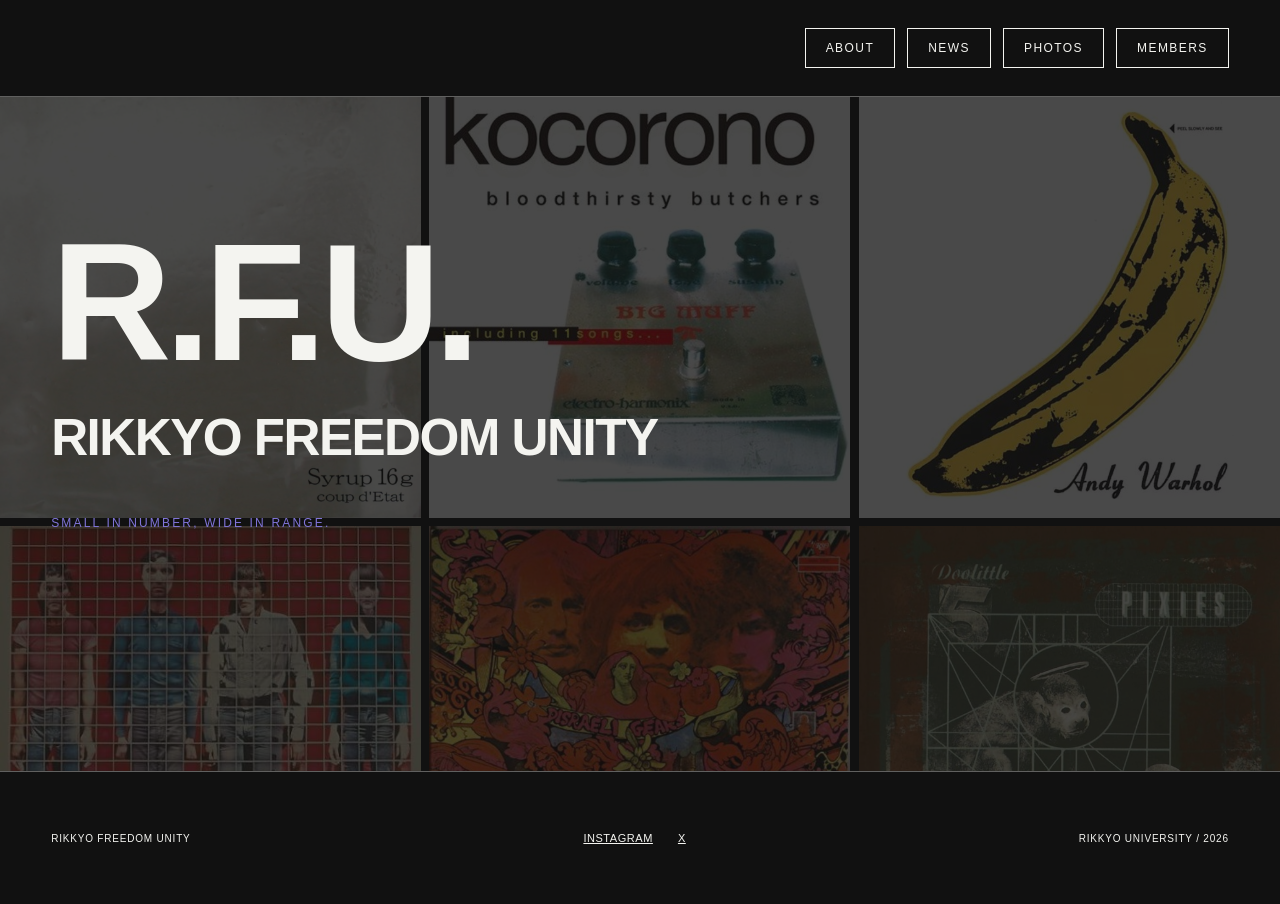
<file: index.html>
<!DOCTYPE html>
<html lang="ja">
<head>
  <meta charset="UTF-8">
  <meta name="viewport" content="width=device-width, initial-scale=1.0">
  <title>RIKKYO FREEDOM UNITY</title>
  <link rel="stylesheet" href="style.css">
</head>


<body>
  
<script>
  const menuToggle = document.querySelector(".menu-toggle");
  const mainNav = document.querySelector(".main-nav");

  menuToggle.addEventListener("click", () => {
    const isOpen = mainNav.classList.toggle("is-open");
    menuToggle.setAttribute("aria-expanded", isOpen);
    menuToggle.textContent = isOpen ? "✕" : "☰";
  });
</script>
  
<header class="site-header">
  <div class="header-right">
    <button class="menu-toggle" aria-label="メニューを開く" aria-expanded="false">
      ☰
    </button>

    <nav class="main-nav">
      <a href="about.html">ABOUT</a>
      <a href="live.html">NEWS</a>
      <a href="photos.html">PHOTOS</a>
      <a href="member.html">MEMBERS</a>
      
    </nav>
  </div>
</header>

  <main>

<section class="hero">

  

<div class="album-background">
  <div class="album-column"></div>
  <div class="album-column"></div>
  <div class="album-column"></div>
</div>
  
  <h1>R.F.U.</h1>

  <h2>RIKKYO FREEDOM UNITY</h2>

  <p class="hero-text">
    SMALL IN NUMBER, WIDE IN RANGE.
  </p>

</section>
    
  </main>

  <footer>
  <p>RIKKYO FREEDOM UNITY</p>

  <div class="footer-links">
    <a href="https://www.instagram.com/rfu_2026_/" target="_blank">INSTAGRAM</a>
    <a href="https://x.com/rfu_2026" target="_blank">X</a>
  </div>

  <p>RIKKYO UNIVERSITY / 2026</p>
</footer>

<script>
  document.addEventListener("DOMContentLoaded", function () {
    const menuToggle = document.querySelector(".menu-toggle");
    const mainNav = document.querySelector(".main-nav");

    if (!menuToggle || !mainNav) return;

    menuToggle.addEventListener("click", function () {
      const isOpen = mainNav.classList.toggle("is-open");
      menuToggle.setAttribute("aria-expanded", String(isOpen));
      menuToggle.textContent = isOpen ? "✕" : "☰";
    });
  });
</script>
 <script>
  const albumColumns = [
    Array.from({ length: 10 }, (_, i) => `${i + 1}.jpeg`),
    Array.from({ length: 10 }, (_, i) => `${i + 11}.jpeg`),
    Array.from({ length: 10 }, (_, i) => `${i + 21}.jpeg`)
  ];

  document.querySelectorAll(".album-column").forEach((column, index) => {
    const track = document.createElement("div");
    track.className = "album-track";

    const images = [...albumColumns[index], ...albumColumns[index]];

    images.forEach((src) => {
      const img = document.createElement("img");
      img.src = src;
      img.alt = "";
      img.loading = "lazy";
      track.appendChild(img);
    });

    column.appendChild(track);
  });
</script>
</body>
</html>
</body>
</html>
</file>
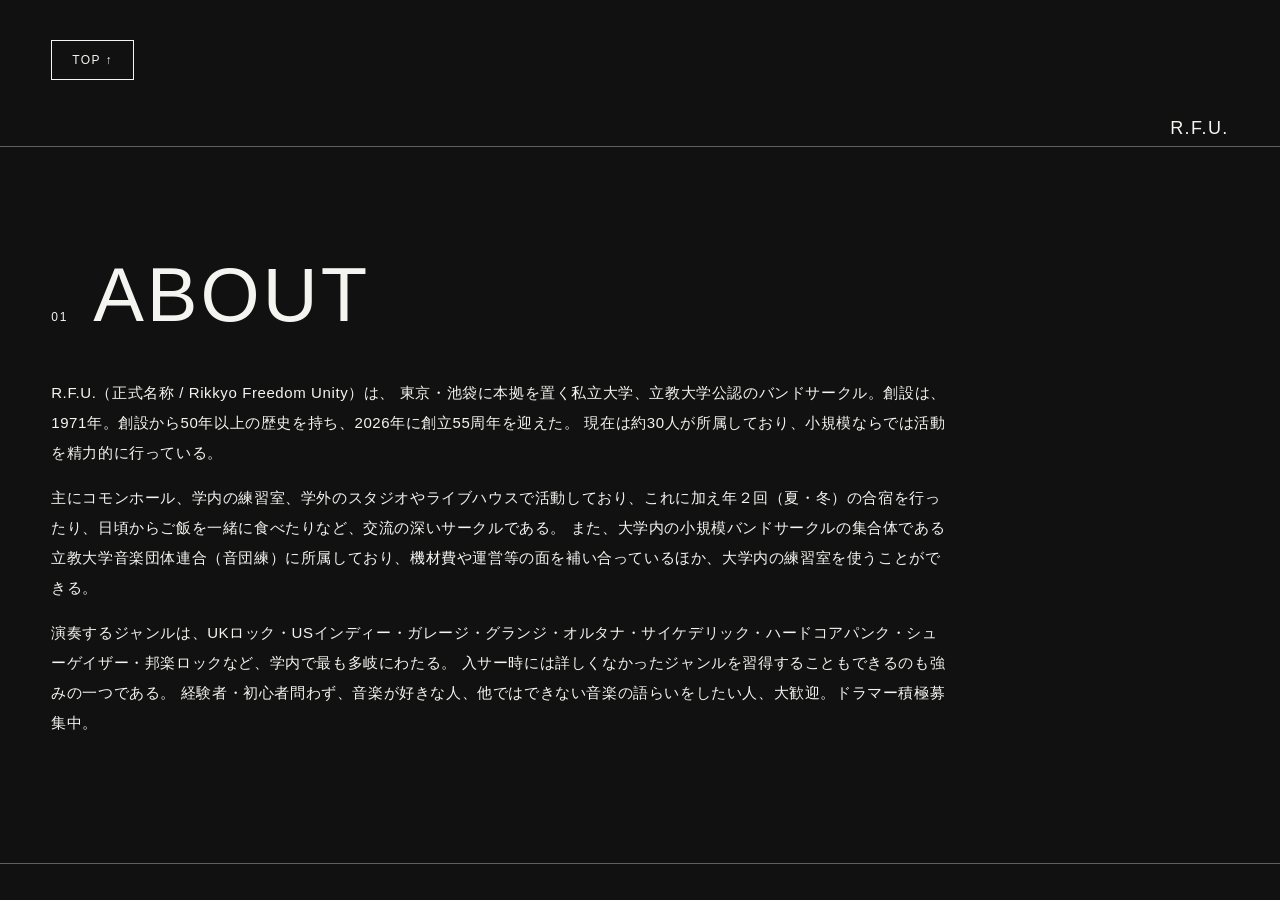
<file: about.html>
<!DOCTYPE html>
<html lang="ja">
<head>
  <meta charset="UTF-8">
  <meta name="viewport" content="width=device-width, initial-scale=1.0">
  <title>ABOUT | RIKKYO FREEDOM UNITY</title>
  <link rel="stylesheet" href="style.css">
</head>

<body>
<a class="top-button" href="index.html">TOP ↑</a>
  <header class="site-header">
    <div class="rfu-mark">R.F.U.</div>
  </header>

  <main class="content-section normal-font">
    <div class="section-title">
      <span>01</span>
      <h3>ABOUT</h3>
    </div>

    <p>
  R.F.U.（正式名称 / Rikkyo Freedom Unity）は、
  東京・池袋に本拠を置く私立大学、立教大学公認のバンドサークル。創設は、1971年。創設から50年以上の歴史を持ち、2026年に創立55周年を迎えた。
  現在は約30人が所属しており、小規模ならでは活動を精力的に行っている。
</p>

<p>
  主にコモンホール、学内の練習室、学外のスタジオやライブハウスで活動しており、これに加え年２回（夏・冬）の合宿を行ったり、日頃からご飯を一緒に食べたりなど、交流の深いサークルである。
  また、大学内の小規模バンドサークルの集合体である立教大学音楽団体連合（音団練）に所属しており、機材費や運営等の面を補い合っているほか、大学内の練習室を使うことができる。
</p>

<p>
  演奏するジャンルは、UKロック・USインディー・ガレージ・グランジ・オルタナ・サイケデリック・ハードコアパンク・シューゲイザー・邦楽ロックなど、学内で最も多岐にわたる。
  入サー時には詳しくなかったジャンルを習得することもできるのも強みの一つである。
  経験者・初心者問わず、音楽が好きな人、他ではできない音楽の語らいをしたい人、大歓迎。ドラマー積極募集中。
</p>
  </main>

</body>
</html>
</file>
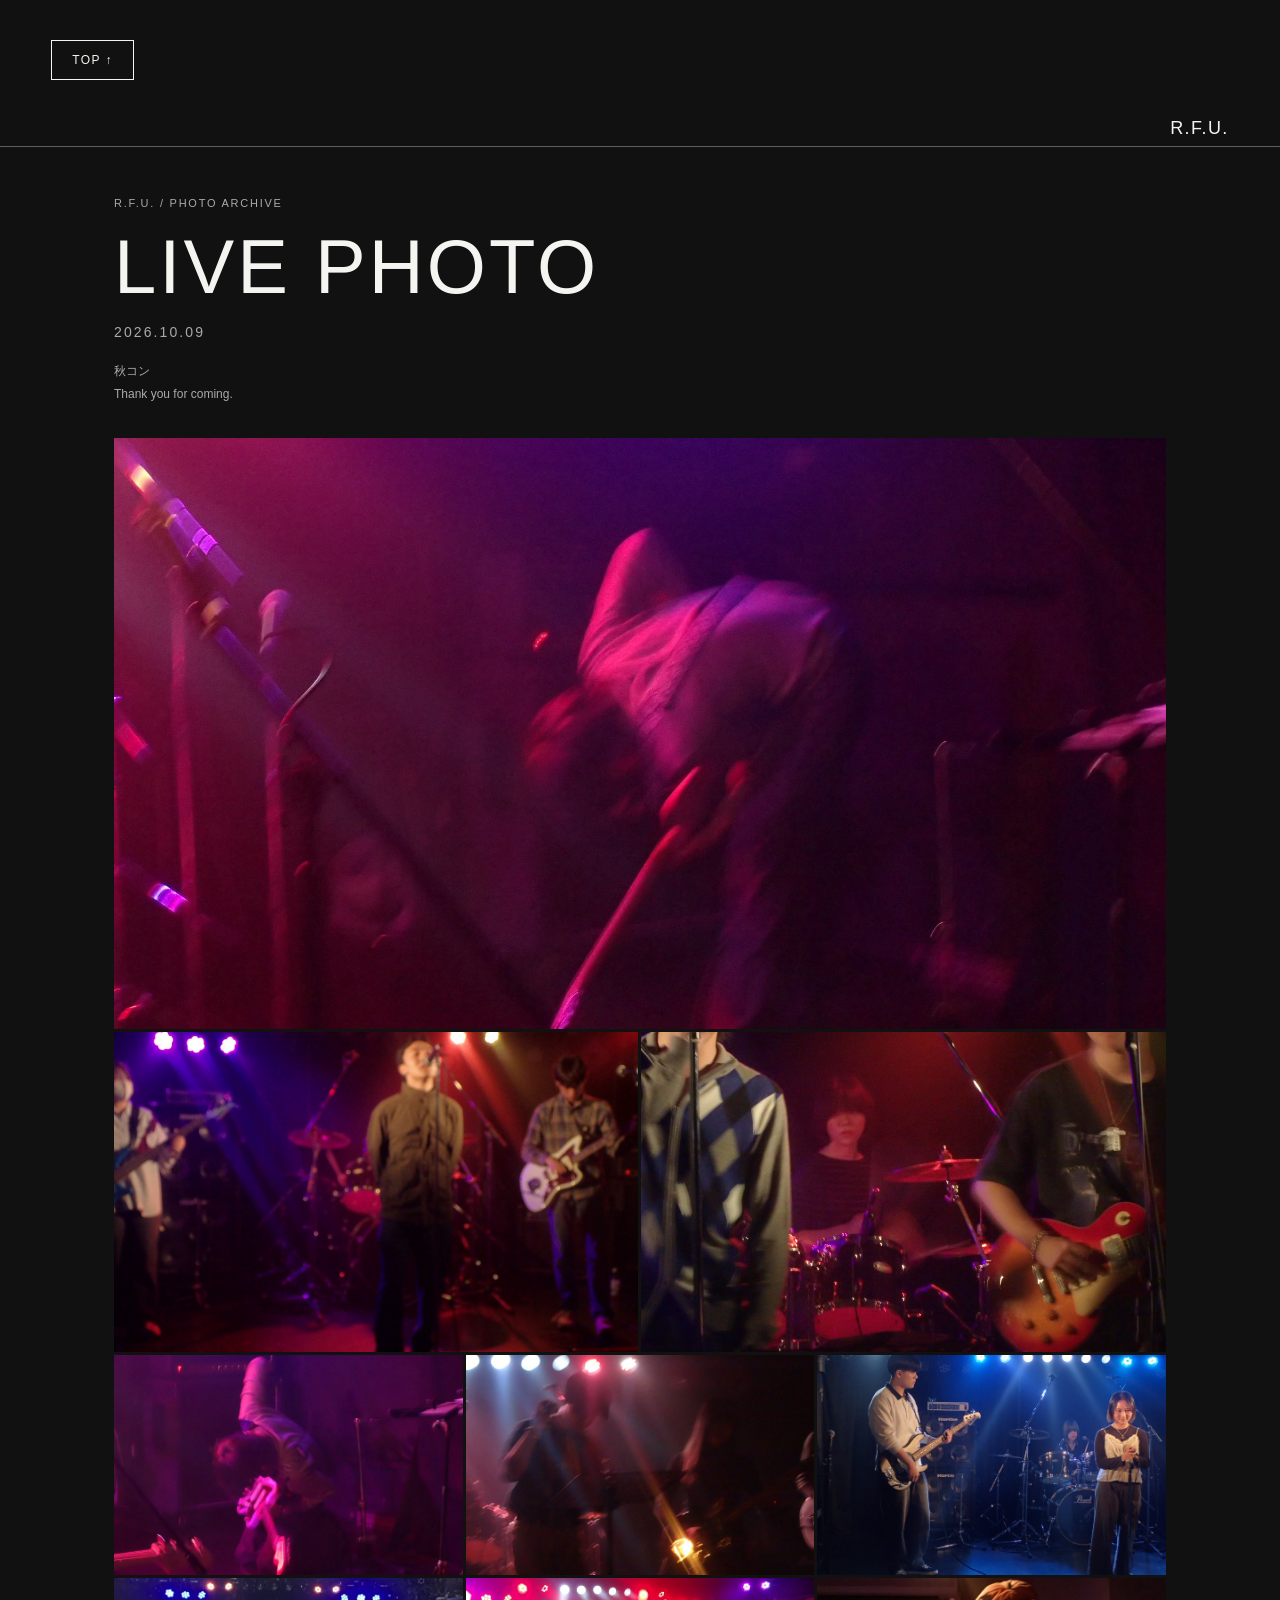
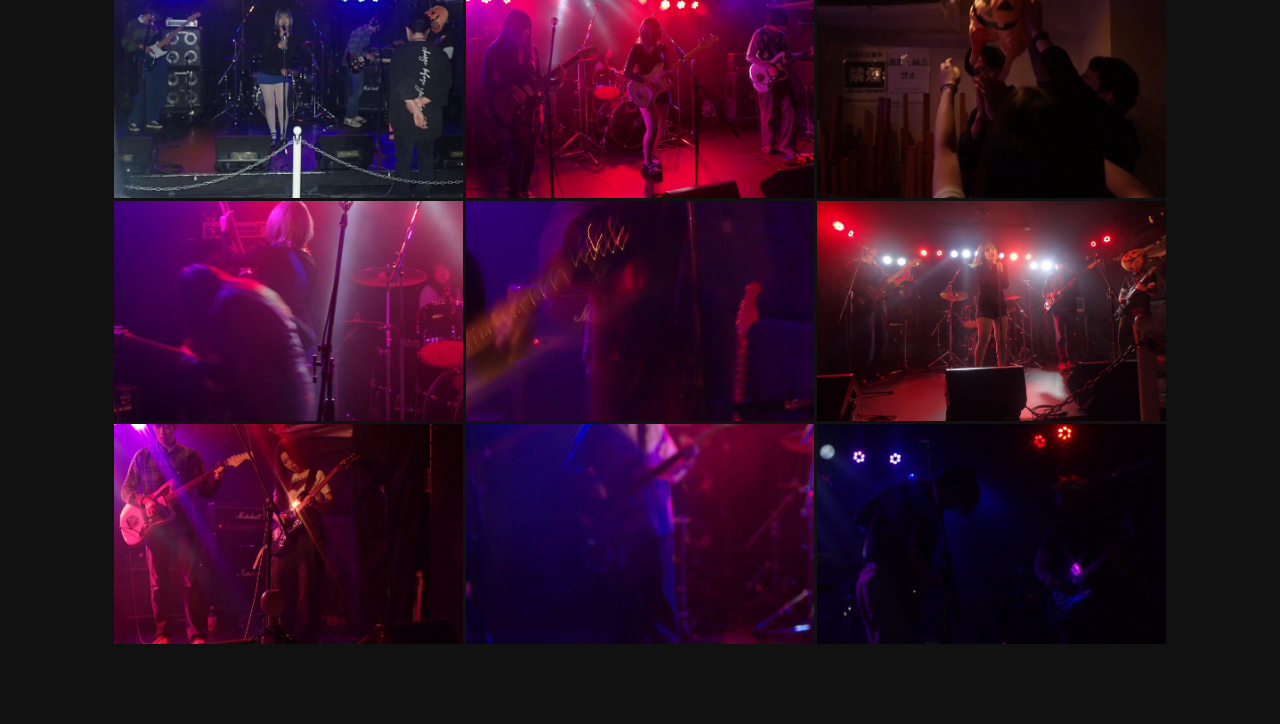
<file: autumn.html>
<!DOCTYPE html>
<html lang="ja">
<head>
  <meta charset="UTF-8">
  <meta name="viewport" content="width=device-width, initial-scale=1.0">
  <title>PHOTOS | RIKKYO FREEDOM UNITY</title>
  <link rel="stylesheet" href="style.css">
  <style>
    .photo-archive {
      max-width: 1100px;
      margin: auto;
      padding: 50px 24px 80px;
      color: #f4f4f0;
      font-family: Arial, Helvetica, sans-serif;
    }
    .photo-heading { margin-bottom: 32px; }
    .photo-eyebrow {
      color: #aaa;
      font-size: 11px;
      letter-spacing: .16em;
      margin-bottom: 14px;
    }
    .photo-heading h1 {
      font-size: clamp(40px, 7vw, 76px);
      font-weight: 500;
      margin: 0;
    }
    .photo-date {
      margin-top: 14px;
      font-size: 14px;
      letter-spacing: .15em;
      color: #aaa;
    }
    .photo-intro {
      color: #aaa;
      font-size: 12px;
      line-height: 1.9;
      margin-top: 20px;
    }
    .photo-list {
      display: flex;
      flex-direction: column;
      gap: 36px;
    }
    .photo-item { margin: 0; width: 100%; }
    .photo-item img {
      display: block;
      width: 100%;
      height: auto;
    }
    .photo-item figcaption {
      display: flex;
      justify-content: space-between;
      padding-top: 8px;
      color: #aaa;
      font-size: 10px;
      letter-spacing: .1em;
    }
    @media (max-width: 600px) {
      .photo-archive { padding: 36px 14px 55px; }
      .photo-list { gap: 26px; }
    }
    /* UNIFORM PHOTO GRID */
.photo-list {
  display: grid;
  grid-template-columns: repeat(3, minmax(0, 1fr));
  gap: 3px;
  width: 100%;
}

.photo-item {
  width: 100%;
  margin: 0;
  min-width: 0;
  overflow: hidden;
}

.photo-item img {
  display: block;
  width: 100%;
  height: 260px;
  object-fit: cover;
  object-position: center;
}

.photo-item figcaption {
  display: none;
}

@media (max-width: 600px) {
  .photo-list {
    grid-template-columns: repeat(2, minmax(0, 1fr));
    gap: 2px;
  }

  .photo-item img {
    height: 180px;
  }
}
    /* PHOTO LAYOUT */
.photo-list {
  display: grid;
  grid-template-columns: repeat(6, minmax(0, 1fr));
  gap: 3px;
  width: 100%;
}

.photo-item {
  grid-column: span 2;
  width: 100%;
  margin: 0;
  min-width: 0;
  overflow: hidden;
}

.photo-item img {
  display: block;
  width: 100%;
  height: 220px;
  object-fit: cover;
  object-position: center;
}

/* 1 LARGE HERO PHOTO */
.photo-item:nth-child(1) {
  grid-column: 1 / -1;
}

.photo-item:nth-child(1) img {
  height: auto;
  max-height: 620px;
  aspect-ratio: 16 / 9;
  object-fit: cover;
}

/* 2 MEDIUM PHOTOS */
.photo-item:nth-child(2),
.photo-item:nth-child(3) {
  grid-column: span 3;
}

.photo-item:nth-child(2) img,
.photo-item:nth-child(3) img {
  height: 320px;
}

/* REMAINING SMALL GRID */
.photo-item:nth-child(n+4) {
  grid-column: span 2;
}

.photo-item figcaption {
  display: none;
}

/* MOBILE */
@media (max-width: 600px) {
  .photo-list {
    grid-template-columns: repeat(2, minmax(0, 1fr));
    gap: 2px;
  }

  .photo-item:nth-child(1) {
    grid-column: 1 / -1;
  }

  .photo-item:nth-child(1) img {
    height: auto;
    aspect-ratio: 4 / 3;
  }

  .photo-item:nth-child(2),
  .photo-item:nth-child(3) {
    grid-column: span 1;
  }

  .photo-item:nth-child(2) img,
  .photo-item:nth-child(3) img {
    height: 200px;
  }

  .photo-item:nth-child(n+4) {
    grid-column: span 1;
  }

  .photo-item:nth-child(n+4) img {
    height: 160px;
  }
}
  </style>
</head>
<body>
  <a class="top-button" href="index.html">TOP ↑</a>
  <header class="site-header">
    <div class="rfu-mark">R.F.U.</div>
  </header>
  <main class="photo-archive">
    <div class="photo-heading">
      <div class="photo-eyebrow">R.F.U. / PHOTO ARCHIVE</div>
      <h1>LIVE PHOTO</h1>
      <div class="photo-date">2026.10.09</div>
      <p class="photo-intro">秋コン<br>Thank you for coming.</p>
    </div>
    <div class="photo-list">
      <figure class="photo-item"><img src="LINE_ALBUM_秋コン_261010_7.jpg" alt="ライブ写真 1"><figcaption><span>01 </span><span>2026.10.09</span></figcaption></figure>
      <figure class="photo-item"><img src="LINE_ALBUM_秋コン_261010_9.jpg" alt="ライブ写真 7"><figcaption><span>07 </span><span>2026.10.09</span></figcaption></figure>
      <figure class="photo-item"><img src="LINE_ALBUM_秋コン_261010_12.jpg" alt="ライブ写真 3"><figcaption><span>03 </span><span>2026.10.09</span></figcaption></figure>
      <figure class="photo-item"><img src="LINE_ALBUM_秋コン_261010_5.jpg" alt="ライブ写真 4"><figcaption><span>04 </span><span>2026.10.09</span></figcaption></figure>
      <figure class="photo-item"><img src="LINE_ALBUM_秋コン_261010_14.jpg" alt="ライブ写真 5"><figcaption><span>05 </span><span>2026.10.09</span></figcaption></figure>
      <figure class="photo-item"><img src="LINE_ALBUM_秋コン_261010_1.jpg" alt="ライブ写真 6"><figcaption><span>06 </span><span>2026.10.09</span></figcaption></figure>
      <figure class="photo-item"><img src="LINE_ALBUM_秋コン_261010_2.jpg" alt="ライブ写真 2"><figcaption><span>02 </span><span>2026.10.09</span></figcaption></figure>
      <figure class="photo-item"><img src="LINE_ALBUM_秋コン_261010_4.jpg" alt="ライブ写真 8"><figcaption><span>08 </span><span>2026.10.09</span></figcaption></figure>
      <figure class="photo-item"><img src="LINE_ALBUM_秋コン_261010_11.jpg" alt="ライブ写真 9"><figcaption><span>09 </span><span>2026.10.09</span></figcaption></figure>
      <figure class="photo-item"><img src="LINE_ALBUM_秋コン_261010_6.jpg" alt="ライブ写真 10"><figcaption><span>10 </span><span>2026.10.09</span></figcaption></figure>
      <figure class="photo-item"><img src="LINE_ALBUM_秋コン_261010_15.jpg" alt="ライブ写真 11"><figcaption><span>11 </span><span>2026.10.09</span></figcaption></figure>
      <figure class="photo-item"><img src="LINE_ALBUM_秋コン_261010_3.jpg" alt="ライブ写真 12"><figcaption><span>12 </span><span>2026.10.09</span></figcaption></figure>
      <figure class="photo-item"><img src="LINE_ALBUM_秋コン_261010_10.jpg" alt="ライブ写真 13"><figcaption><span>13 </span><span>2026.10.09</span></figcaption></figure>
      <figure class="photo-item"><img src="LINE_ALBUM_秋コン_261010_8.jpg" alt="ライブ写真 14"><figcaption><span>14 </span><span>2026.10.09</span></figcaption></figure>
      <figure class="photo-item"><img src="LINE_ALBUM_秋コン_261010_13.jpg" alt="ライブ写真 15"><figcaption><span>15 </span><span>2026.10.09</span></figcaption></figure>
    </div>
  </main>
</body>
</html>
</file>
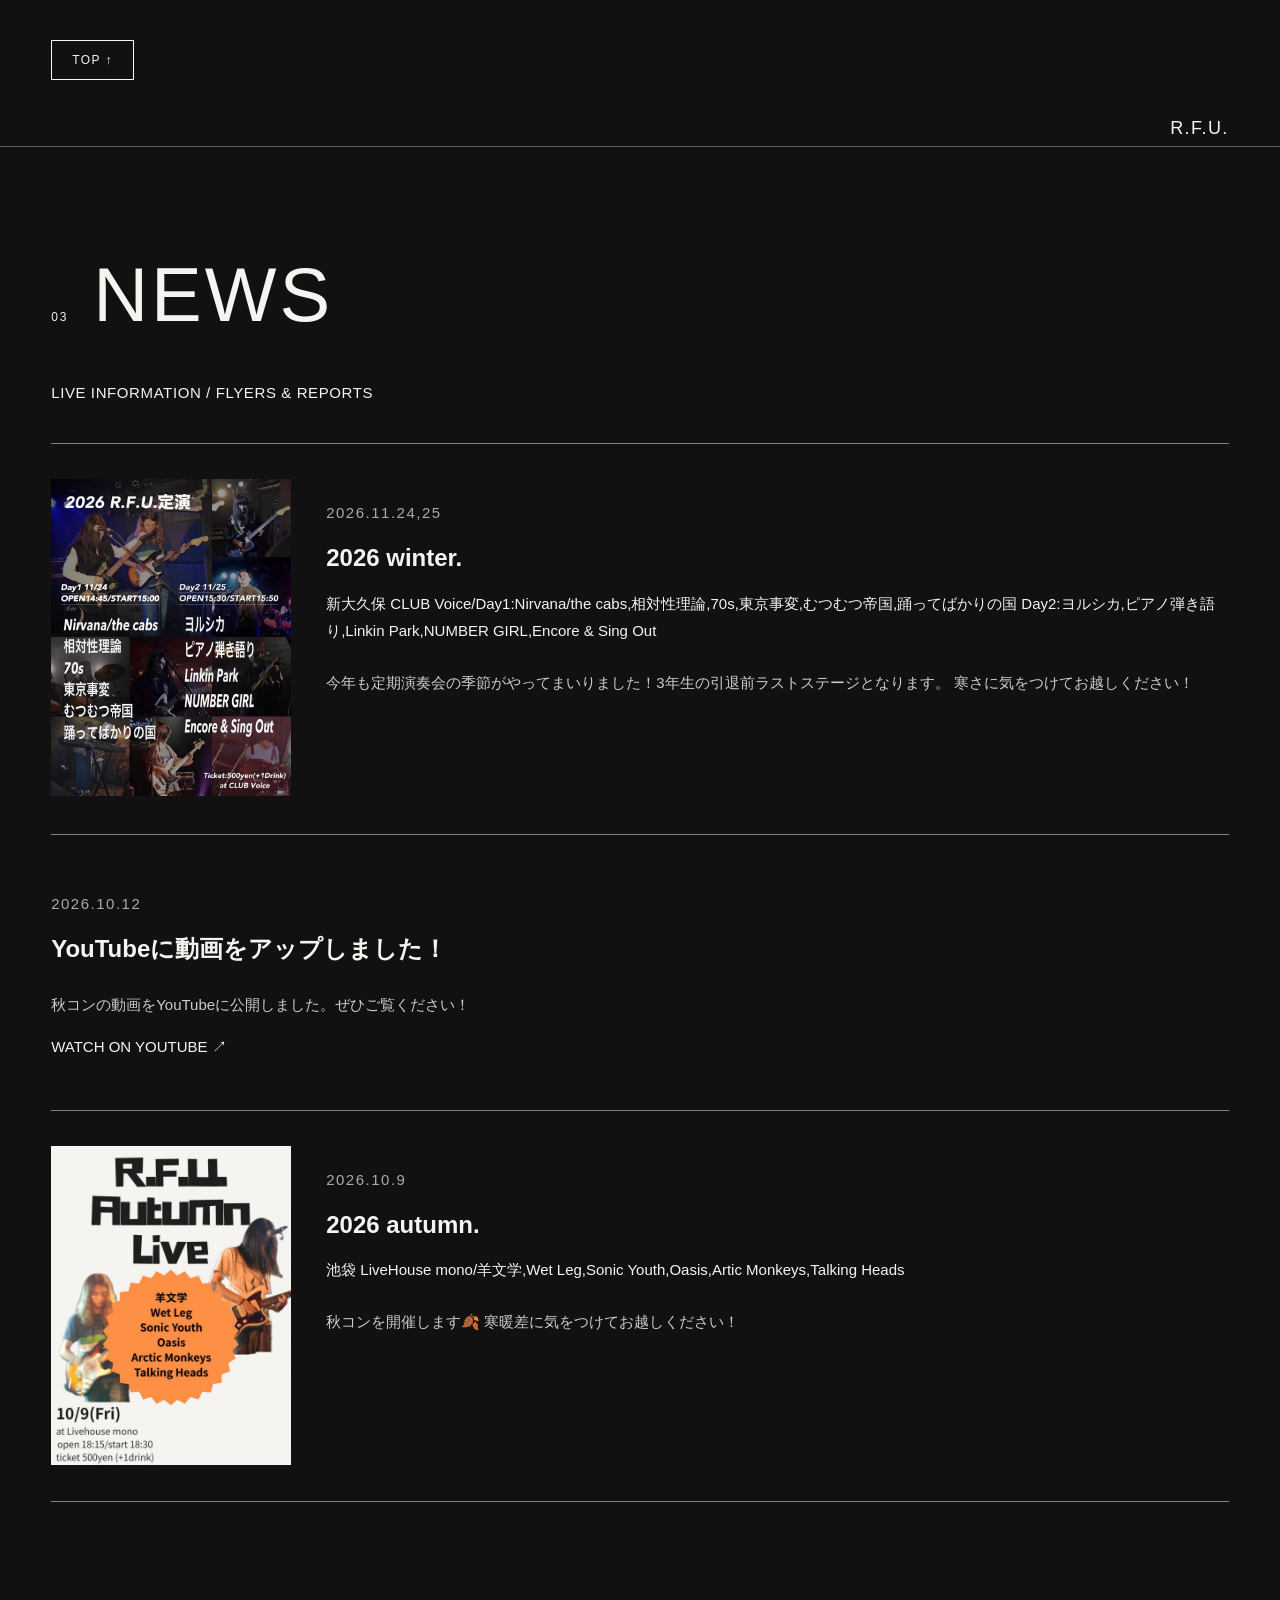
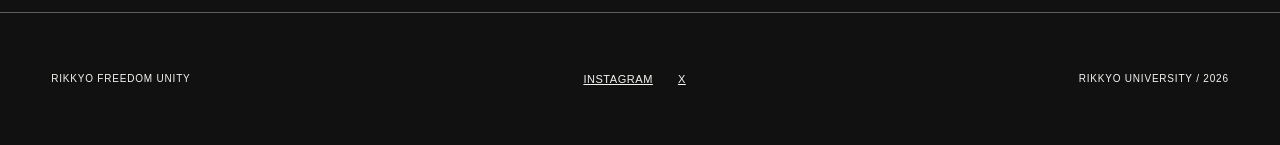
<file: live.html>
<!DOCTYPE html>
<html lang="ja">
<head>
  <meta charset="UTF-8">
  <meta name="viewport" content="width=device-width, initial-scale=1.0">
  <title>LIVE | RIKKYO FREEDOM UNITY</title>
  <link rel="stylesheet" href="style.css">
</head>
<body>

<a class="top-button" href="index.html">TOP ↑</a>

<header class="site-header">
  <div class="rfu-mark">R.F.U.</div>
</header>

<main class="content-section live-page">
  <div class="section-title">
    <span>03</span>
    <h3>NEWS</h3>
  </div>

  <p class="live-intro">LIVE INFORMATION / FLYERS & REPORTS</p>

  <!-- LIVE 01 -->
  <article class="live-item">
    <div class="live-flyer">
      <img src="teien.jpg" alt="ライブのフライヤー">
    </div>
    <div class="live-details">
      <p class="live-date">2026.11.24,25</p>
      <h4>2026 winter.</h4>
      <p class="live-venue">新大久保 CLUB Voice/Day1:Nirvana/the cabs,相対性理論,70s,東京事変,むつむつ帝国,踊ってばかりの国
      Day2:ヨルシカ,ピアノ弾き語り,Linkin Park,NUMBER GIRL,Encore & Sing Out</p>
      <p class="live-description">
        今年も定期演奏会の季節がやってまいりました！3年生の引退前ラストステージとなります。
        寒さに気をつけてお越しください！
      </p>
    </div>
  </article>
  
    <!-- YOUTUBE NEWS -->
  <article class="live-item">
    <div class="live-details">
      <p class="live-date">2026.10.12</p>
      <h4>YouTubeに動画をアップしました！</h4>
      <p class="live-description">
        秋コンの動画をYouTubeに公開しました。ぜひご覧ください！
      </p>
      <p>
        <a href="https://www.youtube.com/@rfu2026" target="_blank" rel="noopener noreferrer">
          WATCH ON YOUTUBE ↗
        </a>
      </p>
    </div>
  </article>

  <!-- LIVE 01 -->
  <article class="live-item">
    <div class="live-flyer">
      <img src="akikon.jpeg" alt="ライブのフライヤー">
    </div>
    <div class="live-details">
      <p class="live-date">2026.10.9</p>
      <h4>2026 autumn.</h4>
      <p class="live-venue">池袋 LiveHouse mono/羊文学,Wet Leg,Sonic Youth,Oasis,Artic Monkeys,Talking Heads</p>
      <p class="live-description">
        秋コンを開催します🍂
        寒暖差に気をつけてお越しください！
      </p>
    </div>
  </article>
  
</main>

<footer>
  <p>RIKKYO FREEDOM UNITY</p>
  <div class="footer-links">
    <a href="https://www.instagram.com/rfu_2026/" target="_blank">INSTAGRAM</a>
    <a href="https://x.com/rfu_2026" target="_blank">X</a>
  </div>
  <p>RIKKYO UNIVERSITY / 2026</p>
</footer>

</body>
</html>
</file>
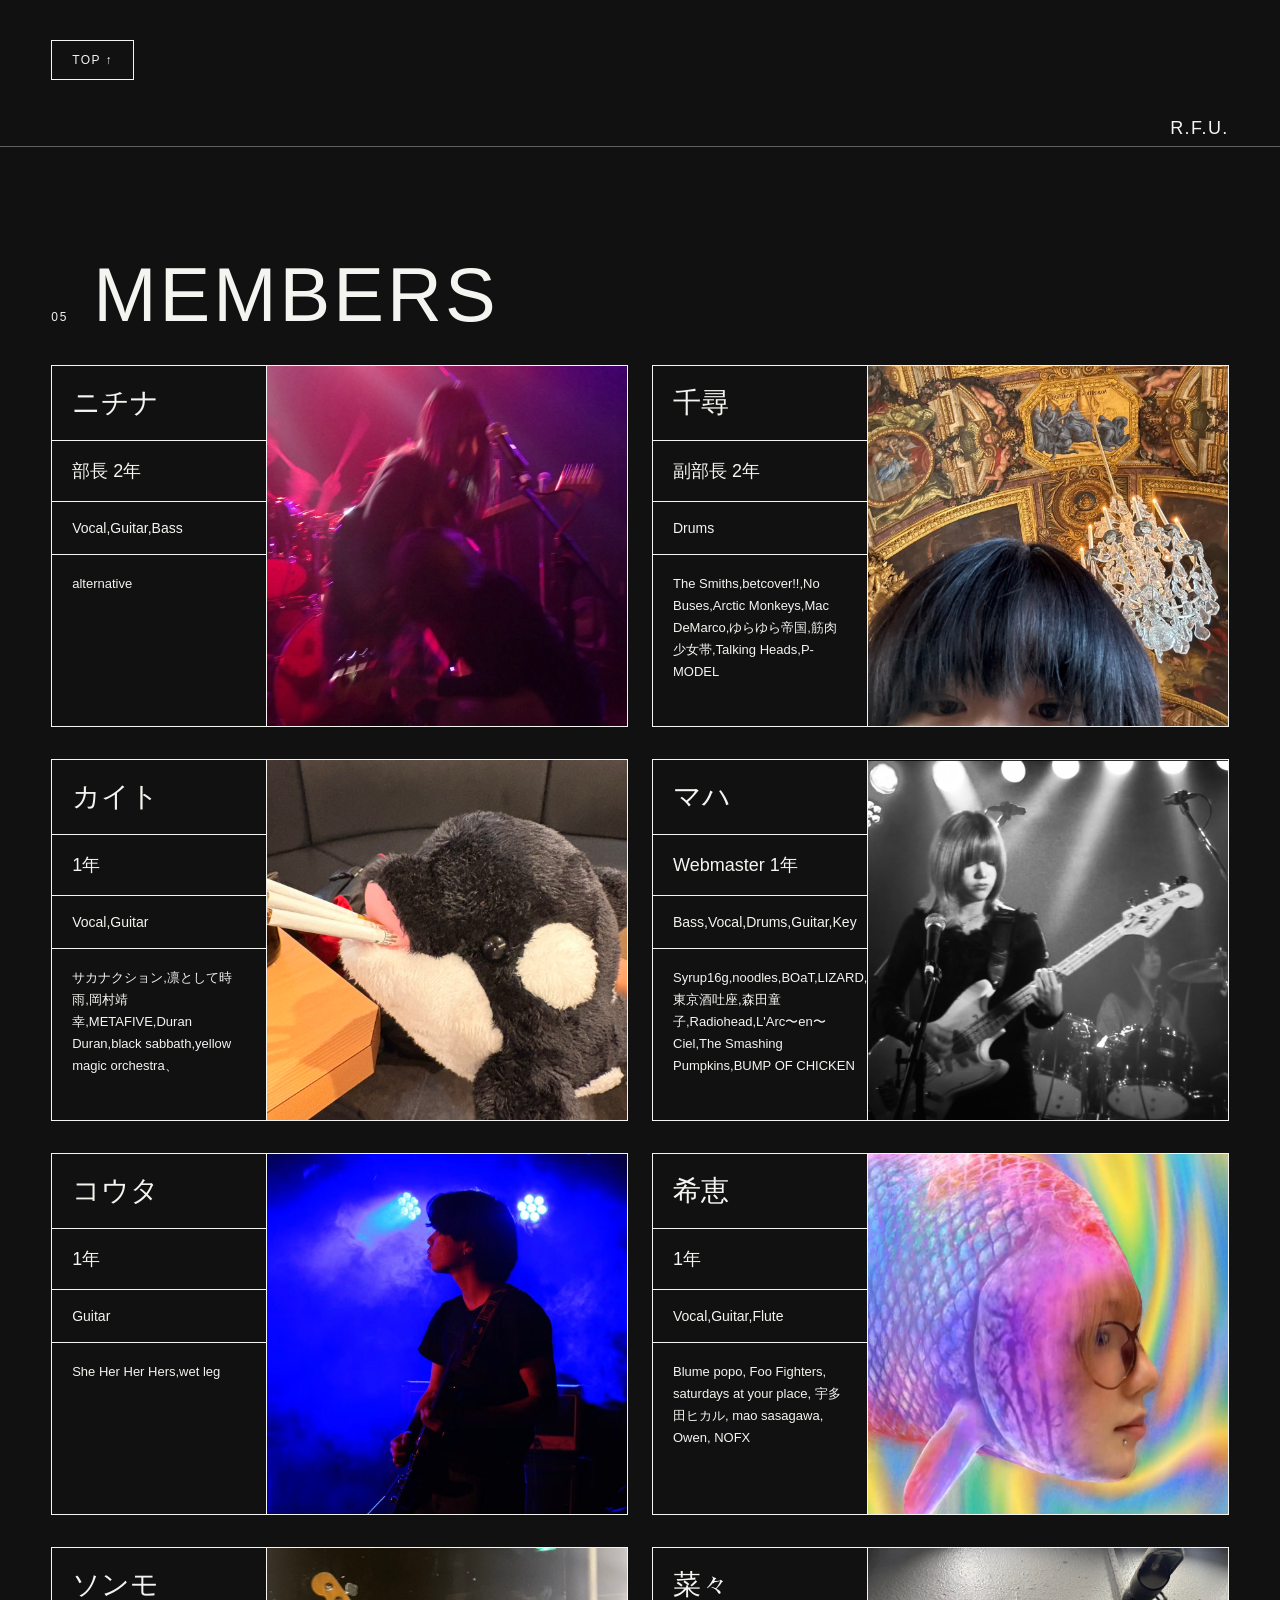
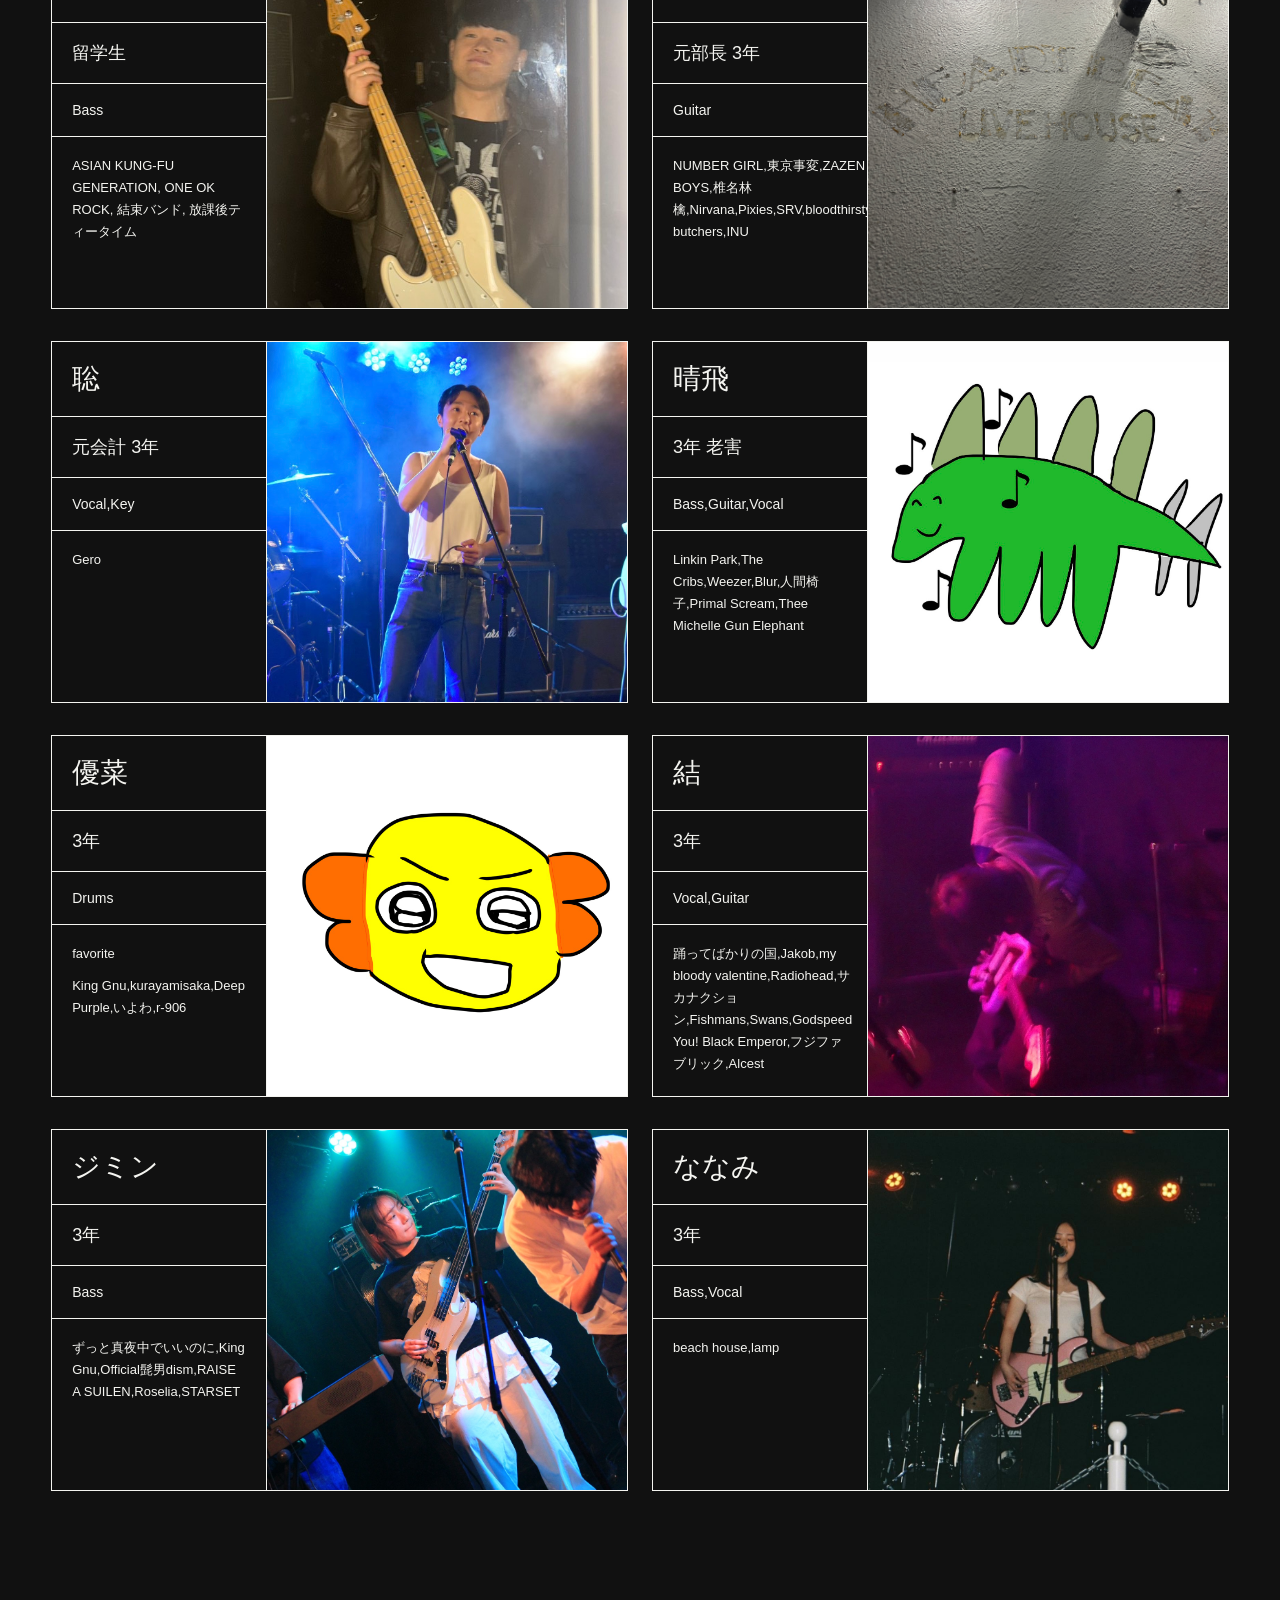
<file: member.html>
<!DOCTYPE html>
<html lang="ja">
<head>
  <meta charset="UTF-8">
  <meta name="viewport" content="width=device-width, initial-scale=1.0">
  <title>MEMBERS | RIKKYO FREEDOM UNITY</title>
  <link rel="stylesheet" href="style.css">
</head>

<body>

<a class="top-button" href="index.html">TOP ↑</a>

<header class="site-header">
  <div class="rfu-mark">R.F.U.</div>
</header>

<main class="content-section">

  <div class="section-title">
    <span>05</span>
    <h3>MEMBERS</h3>
  </div>
  
<!-- MEMBER -->
<div class="member-card">
  <div class="member-info">

    <div class="member-name">
      ニチナ
    </div>
 <div class="member-role">部長 2年</div>
    <div class="member-part">
      Vocal,Guitar,Bass
    </div>

    <div class="member-favorite">
      
      <p>
        alternative
      </p>
    </div>

  </div>

  <div class="member-photo">
    <img src="nichinaa.jpg" alt="メンバー写真">
  </div>
</div>

  <!-- MEMBER -->
<div class="member-card">
  <div class="member-info">

    <div class="member-name">
      千尋
    </div>
 <div class="member-role">副部長 2年</div>
    <div class="member-part">
      Drums
    </div>

    <div class="member-favorite">
      <p>
        The Smiths,betcover!!,No Buses,Arctic Monkeys,Mac DeMarco,ゆらゆら帝国,筋肉少女帯,Talking Heads,P-MODEL
      </p>
    </div>

  </div>

  <div class="member-photo">
    <img src="chihi2.jpg" alt="メンバー写真">
  </div>
</div>
  
<!-- MEMBER -->
<div class="member-card">
  <div class="member-info">

    <div class="member-name">
      カイト
    </div>
 <div class="member-role">1年</div>
    <div class="member-part">
      Vocal,Guitar
    </div>

    <div class="member-favorite">
     
      <p>
        サカナクション,凛として時雨,岡村靖幸,METAFIVE,Duran Duran,black sabbath,yellow magic orchestra、
      </p>
    </div>

  </div>

  <div class="member-photo">
    <img src="kaito.jpeg" alt="メンバー写真">
  </div>
</div>

  
<!-- MEMBER -->
<div class="member-card">
  <div class="member-info">

    <div class="member-name">
      マハ
    </div>
 <div class="member-role">Webmaster 1年</div>
    <div class="member-part">
      Bass,Vocal,Drums,Guitar,Key
    </div>

    <div class="member-favorite">
      <p>
      Syrup16g,noodles,BOaT,LIZARD,東京酒吐座,森田童子,Radiohead,L'Arc〜en〜Ciel,The Smashing Pumpkins,BUMP OF CHICKEN
      </p>
    </div>

  </div>

  <div class="member-photo">
    <img src="maha.jpeg" alt="メンバー写真">
  </div>
</div>

  <!-- MEMBER -->
<div class="member-card">
  <div class="member-info">

    <div class="member-name">
    コウタ
    </div>
 <div class="member-role">1年</div>
    <div class="member-part">
      Guitar
    </div>

    <div class="member-favorite">
      <p>
        She Her Her Hers,wet leg
      </p>
    </div>

  </div>

  <div class="member-photo">
    <img src="S__37208074 2.jpg" alt="メンバー写真">
  </div>
</div>

  <!-- MEMBER -->
<div class="member-card">
  <div class="member-info">

    <div class="member-name">
      希恵
    </div>
<div class="member-role">1年</div>
    <div class="member-part">
      Vocal,Guitar,Flute
    </div>

    <div class="member-favorite">
      <p>
        Blume popo, Foo Fighters, saturdays at your place, 宇多田ヒカル, mao sasagawa, Owen, NOFX
      </p>
    </div>

  </div>

  <div class="member-photo">
    <img src="S__27287556.jpg" alt="メンバー写真">
  </div>
</div>

  <!-- MEMBER -->
<div class="member-card">
  <div class="member-info">

    <div class="member-name">
      ソンモ
    </div>
<div class="member-role">留学生</div>
    <div class="member-part">
      Bass
    </div>

    <div class="member-favorite">
     
      <p>
        ASIAN KUNG-FU GENERATION, ONE OK ROCK, 結束バンド, 放課後ティータイム
      </p>
    </div>

  </div>

  <div class="member-photo">
    <img src="somo.jpg" alt="メンバー写真">
  </div>
</div>
  
  <!-- MEMBER 1 -->
  <div class="member-card">
    <div class="member-info">
      <div class="member-name">菜々</div>
      <div class="member-role">元部長 3年</div>
      <div class="member-part">Guitar</div>
      <div class="member-favorite">
        <p>
          NUMBER GIRL,東京事変,ZAZEN BOYS,椎名林檎,Nirvana,Pixies,SRV,bloodthirsty butchers,INU
        </p>
      </div>
    </div>
    <div class="member-photo">
      <img src="D613D2FC-C5B3-4DCE-918D-ADCDF1528D05.jpg" alt="メンバー写真">
    </div>
  </div>

  <!-- MEMBER -->
<div class="member-card">
  <div class="member-info">

    <div class="member-name">
      聡
    </div>
<div class="member-role">元会計 3年</div>
    <div class="member-part">
      Vocal,Key
    </div>

    <div class="member-favorite">
      
      <p>
        Gero
      </p>
    </div>

  </div>

  <div class="member-photo">
    <img src="satoru.jpeg" alt="メンバー写真">
  </div>
</div>

<!-- MEMBER 2 -->
  <div class="member-card">
    <div class="member-info">
      <div class="member-name">晴飛</div>
      <div class="member-role">3年 老害</div>
      <div class="member-part">Bass,Guitar,Vocal</div>
      <div class="member-favorite">
        <p>
          Linkin Park,The Cribs,Weezer,Blur,人間椅子,Primal Scream,Thee Michelle Gun Elephant
        </p>
      </div>
    </div>
    <div class="member-photo">
      <img src="kyoryu.jpg" alt="メンバー写真">
    </div>
  </div>
  
  <!-- MEMBER 1 -->
  <div class="member-card">
    <div class="member-info">
      <div class="member-name">優菜</div>
      <div class="member-role">3年</div>
      <div class="member-part">Drums</div>
      <div class="member-favorite">
        <span>favorite</span>
        <p>
         King Gnu,kurayamisaka,Deep Purple,いよわ,r-906
        </p>
      </div>
    </div>
    <div class="member-photo">
      <img src="yuuna.jpg" alt="メンバー写真">
    </div>
  </div>
  
  <!-- MEMBER -->
<div class="member-card">
  <div class="member-info">

    <div class="member-name">
      結
    </div>
<div class="member-role">3年</div>
    <div class="member-part">
      Vocal,Guitar
    </div>

    <div class="member-favorite">
      <p>
        踊ってばかりの国,Jakob,my bloody valentine,Radiohead,サカナクション,Fishmans,Swans,Godspeed You! Black Emperor,フジファブリック,Alcest
      </p>
    </div>

  </div>

  <div class="member-photo">
    <img src="yu.jpg" alt="メンバー写真">
  </div>
</div>

  <!-- MEMBER 1 -->
  <div class="member-card">
    <div class="member-info">
      <div class="member-name">ジミン</div>
      <div class="member-role">3年</div>
      <div class="member-part">Bass</div>
      <div class="member-favorite">
        
        <p>
         ずっと真夜中でいいのに,King Gnu,Official髭男dism,RAISE A SUILEN,Roselia,STARSET
        </p>
      </div>
    </div>
    <div class="member-photo">
      <img src="jimin.jpeg" alt="メンバー写真">
    </div>
  </div>

   <!-- MEMBER 1 -->
  <div class="member-card">
    <div class="member-info">
      <div class="member-name">ななみ</div>
      <div class="member-role">3年</div>
      <div class="member-part">Bass,Vocal</div>
      <div class="member-favorite">
     
        <p>
          beach house,lamp
        </p>
      </div>
    </div>
    <div class="member-photo">
      <img src="nanami.jpg" alt="メンバー写真">
    </div>
  </div>
  
  
</main>

</body>
</html>
</file>
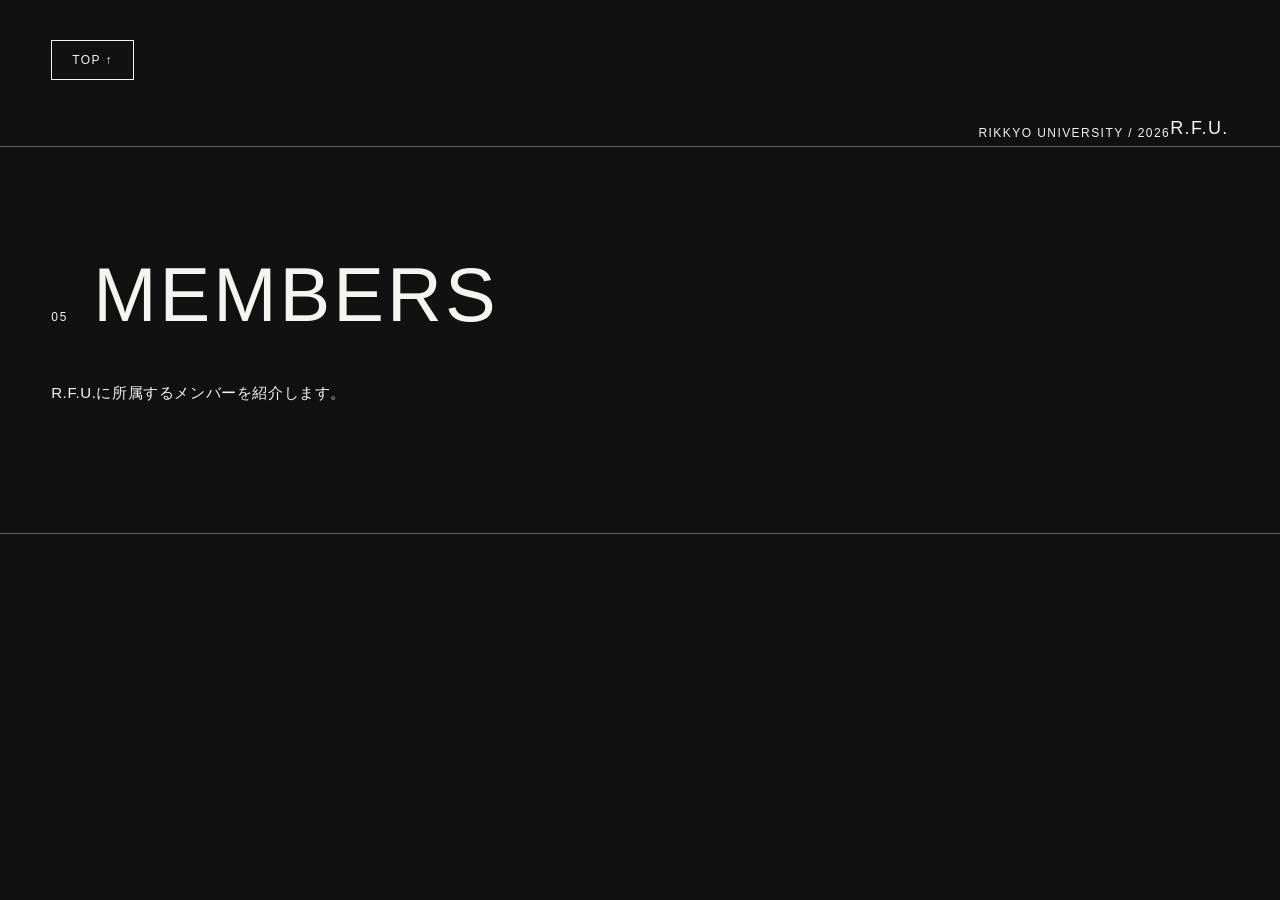
<file: members.html>
<!DOCTYPE html>
<html lang="ja">
<head>
  <meta charset="UTF-8">
  <meta name="viewport" content="width=device-width, initial-scale=1.0">
  <title>MEMBERS | RIKKYO FREEDOM UNITY</title>
  <link rel="stylesheet" href="style.css">
</head>

<body>
<a class="top-button" href="index.html">TOP ↑</a>
  <header class="site-header">
    <div class="year">RIKKYO UNIVERSITY / 2026</div>
    <div class="rfu-mark">R.F.U.</div>
  </header>

  <main class="content-section">
    <div class="section-title">
      <span>05</span>
      <h3>MEMBERS</h3>
    </div>

    <p>
      R.F.U.に所属するメンバーを紹介します。
    </p>
  </main>

</body>
</html>
</file>
<file: style.css>
@font-face {
  font-family: "Rubik80sFade";
  src: url("Rubik80sFade-Regular.ttf") format("truetype");
  font-weight: normal;
  font-style: normal;
}

* {
  box-sizing: border-box;
}

html {
  scroll-behavior: smooth;
}

body {
  margin: 0;
  background: #111;
  color: #f4f4f0;
  font-family: "Rubik80sFade", Arial, Helvetica, sans-serif;
}

a {
  color: inherit;
  text-decoration: none;
}

/* HEADER */

.site-header {
  display: flex;
  justify-content: space-between;
  align-items: flex-start;
  padding: 28px 4vw;
  border-bottom: 1px solid rgba(244, 244, 240, 0.35);
}

.year {
  font-size: 12px;
  letter-spacing: 0.12em;
}

.rfu-mark {
  font-size: 18px;
  letter-spacing: 0.08em;
}

.header-right {
  display: flex;
  align-items: center;
  gap: 30px;
}

/* HAMBURGER: hidden on desktop */
.nav-toggle {position: absolute; opacity: 0; pointer-events: none;}
.hamburger {display: none; cursor: pointer; padding: 12px 0 12px 12px;}
.hamburger span, .hamburger span::before, .hamburger span::after {display: block; width: 24px; height: 2px;   
  background: #f4f4f0; transition: transform 0.25s, top 0.25s, background 0.25s;}
.hamburger span {position: relative;}
.hamburger span::before, .hamburger span::after {content: ""; position: absolute; left: 0;}
.hamburger span::before {top: -7px;}
.hamburger span::after  {top: 7px;}
.nav-toggle:checked + .hamburger span { background: transparent;}
.nav-toggle:checked + .hamburger span::before { top: 0; transform: rotate(45deg);}
.nav-toggle:checked + .hamburger span::after  { top: 0; transform: rotate(-45deg);}
.nav-toggle:focus-visible + .hamburger { outline: 2px solid #f4f4f0; outline-offset: 2px;}

/* HERO */

.hero {
  position: relative;
  min-height: 75vh;
  padding: 8vh 4vw 18vh;
  display: flex;
  flex-direction: column;
  justify-content: center;
  border-bottom: 1px solid rgba(244, 244, 240, 0.35);
}

.hero h1 {
  margin: 0;
  font-size: clamp(70px, 13vw, 190px);
  line-height: 0.8;
  letter-spacing: -0.04em;
}

.hero h2 {
  margin: 45px 0 0;
  font-size: clamp(22px, 4vw, 55px);
  line-height: 0.9;
  letter-spacing: -0.03em;
}

.hero-text {
  margin-top: 55px;
  font-size: 12px;
  letter-spacing: 0.18em;

  background: linear-gradient(
    90deg,
    red,
    orange,
    yellow,
    green,
    blue,
    indigo,
    violet
  );
  -webkit-background-clip: text;
  -webkit-text-fill-color: transparent;
}

  -webkit-background-clip: text;
  -webkit-text-fill-color: transparent;
  background-clip: text;
}

/* LIVE */
.live {display: grid; grid-template-columns: 1fr 1fr 1fr; gap: 2rem; padding: 2rem;}
.live-text {padding-left: 30px; margin-top: 50px;}
.live h1 {font-size: clamp(70px, 13vw, 190px); font-family: "Rubik 80s Fade", system-ui; font-weight: 400; font-style: normal;}
.live img {width: 100%; height: auto;}
.live-text p {margin-top: 55px; font-size: 12px; letter-spacing: 0.18em; padding: 0; color: white;}


/* NAVIGATION */

.main-nav {
  display: flex;
  flex-wrap: wrap;
  gap: 12px;
}

.main-nav a {
  border: 1px solid #f4f4f0;
  padding: 12px 20px;
  font-size: 12px;
  letter-spacing: 0.12em;
}

/* CONTENT */

.content-section {
  padding: 110px 4vw;
  border-bottom: 1px solid rgba(244, 244, 240, 0.35);
}

.section-title {
  display: flex;
  align-items: baseline;
  gap: 25px;
  margin-bottom: 45px;
}

.section-title span {
  font-size: 12px;
  letter-spacing: 0.15em;
}

.section-title h3 {
  margin: 0;
  font-size: clamp(50px, 9vw, 120px);
  line-height: 0.9;
  letter-spacing: -0.03em;
}

.content-section > p {
  max-width: 900px;
  font-size: 15px;
  line-height: 2;
  letter-spacing: 0.04em;
}

/* MORE BUTTON */

.more-button {
  display: inline-block;
  margin-top: 35px;
  padding: 13px 22px;
  border: 1px solid #f4f4f0;
  font-size: 12px;
  letter-spacing: 0.12em;
}

/* OTHER */

.intro-text {
  font-family: Arial, Helvetica, sans-serif;
}

.top-button {
  display: inline-block;
  margin: 40px 4vw;
  padding: 12px 20px;
  border: 1px solid #f4f4f0;
  font-size: 12px;
  letter-spacing: 0.12em;
}

.photos-title {
  color: #9b59ff;
}

.normal-font p {
  font-family: Arial, Helvetica, sans-serif;
}

/* FOOTER */

footer {
  display: flex;
  justify-content: space-between;
  align-items: center;
  padding: 35px 4vw;
  font-size: 10px;
  letter-spacing: 0.08em;
  white-space: nowrap;
}

.footer-links {
  display: flex;
  gap: 25px;
  margin: 25px 0;
}

.footer-links a {
  font-family: Arial, Helvetica, sans-serif;
  font-size: 11px;
  letter-spacing: 0.05em;
  text-decoration: underline;
}

/* MOBILE */

@media (max-width: 600px) {

  .site-header {
    padding: 20px 5vw;
  }

  .hero {
    min-height: 70vh;
    padding: 8vh 5vw;
  }

  .hero-text {
    font-size: 14px;
    letter-spacing: 0.12em;
    line-height: 1.5;
  }

  .main-nav {
    padding: 20px 5vw;
  }

  .content-section {
    padding: 80px 5vw;
  }

  footer {
    padding: 30px 5vw;
    display: block;
    white-space: normal;
  }

  footer p {
    margin: 8px 0;
  }

  /* MOBILE PHOTOS */

  .hero-photos {
    width: 45%;
    height: 55%;
    right: 3vw;
    top: 8%;
  }

  .photo-1 {
    width: 110px;
    right: 70px;
  }

  .photo-2 {
    width: 90px;
    top: 120px;
    right: 0;
  }

  .photo-3 {
    width: 70px;
    height: 70px;
    top: 230px;
    right: 90px;
  }

  .photo-4 {
    width: 60px;
    height: 60px;
    top: 270px;
    right: 15px;
  }
}
/* MEMBERS */

.member-card {
  display: grid;
  grid-template-columns: 1fr 1.5fr;
  width: min(900px, 100%);
  border: 1px solid #f4f4f0;
  margin-top: 60px;
}

.member-info {
  display: grid;
  grid-template-rows: auto auto auto 1fr;
  border-right: 1px solid #f4f4f0;
}

.member-name,
.member-role,
.member-part,
.member-favorite {
  padding: 18px 20px;
  border-bottom: 1px solid #f4f4f0;
}

.member-favorite {
  border-bottom: none;
}

.member-name {
  font-size: 28px;
}

.member-role {
  font-size: 18px;
}

.member-part {
  font-family: Arial, Helvetica, sans-serif;
  font-size: 14px;
}

.member-favorite {
  font-family: Arial, Helvetica, sans-serif;
  font-size: 13px;
  line-height: 1.7;
}

.member-favorite span {
  display: block;
  margin-bottom: 10px;
  font-family: "Rubik80sFade", Arial, Helvetica, sans-serif;
}

.member-favorite p {
  margin: 0;
}

.member-photo {
  min-height: 330px;
}

.photo-placeholder {
  width: 100%;
  height: 100%;
  min-height: 330px;
  display: flex;
  align-items: center;
  justify-content: center;
  font-size: 14px;
  letter-spacing: 0.15em;
}

/* MEMBERS MOBILE */

@media (max-width: 600px) {
  .member-card {
    grid-template-columns: 1fr;
  }
  
.hamburger {display: block;}
  
  .member-info {
    border-right: none;
    border-bottom: 1px solid #f4f4f0;
  }

  .member-photo {
    min-height: 250px;
  }

  .photo-placeholder {
    min-height: 250px;
  }
}

/* HAMBURGER MENU */
.menu-toggle {
  display: none;
  background: transparent;
  color: #f4f4f0;
  border: 1px solid #f4f4f0;
  padding: 8px 12px;
  font-size: 24px;
  cursor: pointer;
}

@media (max-width: 600px) {
  .site-header {
    justify-content: flex-end;
    align-items: flex-start;
  }

  .header-right {
    width: 100%;
    flex-direction: column;
    align-items: flex-end;
    gap: 0;
  }

  .menu-toggle {
    display: block;
  }

  .main-nav {
    display: none;
    flex-direction: column;
    align-items: stretch;
    width: 100%;
    padding: 15px 0 0;
    gap: 10px;
  }

  .main-nav.is-open {
    display: flex;
  }

  .main-nav a {
    text-align: right;
  }
}
@media (min-width: 601px) {
  .site-header {
    display: flex;
    justify-content: flex-end;
    align-items: center;
  }

  .header-right {
    display: flex;
    justify-content: flex-end;
    margin-left: auto;
  }

  .main-nav {
    justify-content: flex-end;
  }
}

.menu-toggle {
  position: relative;
  z-index: 1000;
  pointer-events: auto;
  cursor: pointer;
}

/* PC MEMBER CARD FIX */
@media (min-width: 601px) {
  .member-card {
    display: grid;
    grid-template-columns: 1fr 1.5fr;
    width: min(900px, 100%);
    height: 360px;
    margin: 30px 0;
    overflow: hidden;
  }

  .member-info {
    min-width: 0;
    height: 100%;
  }

  .member-photo {
    min-width: 0;
    height: 100%;
    min-height: 0;
    overflow: hidden;
  }

  .member-photo img {
    display: block;
    width: 100%;
    height: 100%;
    object-fit: cover;
  }
}

/* MEMBER PAGE: NORMAL FONT */
.member-card .member-info {
  font-family: Arial, Helvetica, sans-serif;
}

.member-card .member-name {
  font-family: Arial, Helvetica, sans-serif;
}

.member-card .member-role,
.member-card .member-part,
.member-card .member-favorite,
.member-card .member-favorite span {
  font-family: Arial, Helvetica, sans-serif;
}

/* MEMBER PHOTOS: SQUARE ON ALL DEVICES */
.member-photo {
  width: 100%;
  aspect-ratio: 1 / 1;
  min-height: 0;
  overflow: hidden;
}

.member-photo img {
  display: block;
  width: 100%;
  height: 100%;
  object-fit: cover;
}

/* PC */
@media (min-width: 601px) {
  .member-card {
    grid-template-columns: 1fr 360px;
    height: auto;
  }

  .member-photo {
    width: 360px;
    height: 360px;
  }
}

/* MOBILE: KEEP THE STACKED LAYOUT */
@media (max-width: 600px) {
  .member-card {
    grid-template-columns: 1fr;
    height: auto;
  }

  .member-photo {
    width: 100%;
    height: auto;
    aspect-ratio: 1 / 1;
  }
}

/* LIVE PAGE */
.live-intro {
  font-family: Arial, Helvetica, sans-serif;
  font-size: 11px;
  letter-spacing: 0.12em;
  margin-bottom: 35px;
}

.live-item {
  display: grid;
  grid-template-columns: 240px minmax(0, 1fr);
  gap: 35px;
  padding: 35px 0;
  border-top: 1px solid rgba(244, 244, 240, 0.5);
  align-items: start;
}

.live-item:last-child {
  border-bottom: 1px solid rgba(244, 244, 240, 0.5);
}

.live-flyer {
  width: 100%;
  aspect-ratio: 3 / 4;
  overflow: hidden;
}

.live-flyer img {
  display: block;
  width: 100%;
  height: 100%;
  object-fit: contain;
  object-position: top center;
}

.live-details {
  font-family: Arial, Helvetica, sans-serif;
  padding-top: 5px;
}

.live-date {
  font-size: 11px;
  letter-spacing: 0.1em;
  color: #aaa;
}

.live-details h4 {
  font-family: "Rubik80sFade", Arial, sans-serif;
  font-size: clamp(24px, 3vw, 42px);
  font-weight: normal;
  margin: 20px 0;
}

.live-venue {
  font-size: 13px;
  line-height: 1.8;
}

.live-description {
  font-size: 13px;
  line-height: 1.9;
  margin-top: 25px;
  color: #ccc;
}

@media (max-width: 600px) {
  .live-item {
    grid-template-columns: minmax(0, 1fr);
    gap: 20px;
    padding: 25px 0;
  }

  .live-flyer {
    width: min(100%, 340px);
    aspect-ratio: 3 / 4;
  }

  .live-details h4 {
    font-size: 28px;
  }
}
/* NORMAL FONT FOR PAGE HEADINGS */
.section-title h3,
.photo-heading h1,
.content-section h1,
.content-section h2,
.content-section h3,
.page-title,
.section-heading {
  font-family: Arial, Helvetica, sans-serif !important;
  font-weight: 500;
  letter-spacing: 0.04em;
}
/* MATCH MEMBERS AND NEWS TITLE SIZE TO LIVE PHOTO */
.section-title h3 {
  font-family: Arial, Helvetica, sans-serif !important;
  font-size: clamp(40px, 7vw, 76px) !important;
  font-weight: 500;
  line-height: 1;
  letter-spacing: 0.04em;
}

/* SUBPAGES ONLY: COMPACT HEADER */
body:has(.rfu-mark) .site-header {
  height: auto !important;
  min-height: 0 !important;
  padding-top: 4px !important;
  padding-bottom: 4px !important;
  margin-bottom: 0 !important;
}

/* Move R.F.U. slightly upward */
body:has(.rfu-mark) .site-header .rfu-mark {
  position: relative;
  top: -5px;
  margin-top: 0 !important;
  margin-bottom: 0 !important;
  line-height: 1 !important;
}

/* NEWS PAGE: NORMAL FONT THROUGHOUT */
.live-page,
.live-page *,
.live-page::before,
.live-page::after {
  font-family: Arial, Helvetica, sans-serif !important;
}

/* NEWS PAGE: FORCE NORMAL FONT */
body:has(.live-page) .live-page,
body:has(.live-page) .live-page * {
  font-family: Arial, Helvetica, sans-serif !important;
}

/* Make the YouTube announcement heading consistent */
.live-page .live-item h4 {
  font-size: 24px !important;
  line-height: 1.4 !important;
  font-weight: 600 !important;
  overflow-wrap: break-word;
}

/* Keep announcement text readable */
.live-page .live-item .live-description,
.live-page .live-item p,
.live-page .live-item a {
  font-size: 15px;
  line-height: 1.8;
}

/* NEWS PAGE: NORMAL FONT */
.live-page,
.live-page * {
  font-family: Arial, Helvetica, sans-serif !important;
}

/* NEWS heading and section title */
.live-page .section-title h3 {
  font-family: Arial, Helvetica, sans-serif !important;
}

/* All news item titles: same size and weight */
.live-page .live-item h4 {
  font-family: Arial, Helvetica, sans-serif !important;
  font-size: 24px !important;
  font-weight: 600 !important;
  line-height: 1.4 !important;
  margin: 12px 0;
}

/* Date, description and links */
.live-page .live-item p,
.live-page .live-item a {
  font-family: Arial, Helvetica, sans-serif !important;
  font-size: 15px;
  line-height: 1.8;
}

/* Keep YouTube text from becoming too narrow */
.live-page .live-item:not(:has(.live-flyer)) .live-details {
  width: 100%;
  max-width: none;
}

/* TOP PAGE: RAINBOW TAGLINE NORMAL FONT */
.hero .hero-text {
  font-family: Arial, Helvetica, sans-serif !important;
}

/* TOP PAGE COLLAGE */
.hero-collage {
  display: block;
  width: 320px;
  max-width: 40vw;
  height: auto;
  object-fit: contain;
  margin: 24px 0 0 auto;
}

/* Mobile */
@media (max-width: 700px) {
  .hero-content {
    flex-direction: column;
    gap: 24px;
    width: 90%;
  }

  .hero-text-content {
    width: 100%;
    text-align: center;
  }

  .hero-image {
    width: 100%;
  }
}

/* NEWS: PREVENT UNNECESSARY LINE BREAKS */
.live-page .live-item:not(:has(.live-flyer)) .live-details {
  width: 100%;
  max-width: none;
}

.live-page .live-item:not(:has(.live-flyer)) h4 {
  font-size: 24px !important;
  line-height: 1.4 !important;
  white-space: nowrap;
}

.live-page .live-item:not(:has(.live-flyer)) .live-description {
  white-space: nowrap;
  font-size: 15px;
}

.live-page .live-item:not(:has(.live-flyer)) .live-details > p:last-child {
  white-space: nowrap;
}

/* SITE-WIDE: NORMAL FONT */
body,
body * {
  font-family: Arial, Helvetica, sans-serif !important;
}

/* TOP PAGE: PURPLE-BLUE TAGLINE */
.hero .hero-text {
  color: #8175D9 !important;
  background: none !important;
  -webkit-text-fill-color: #8175D9 !important;
}

/* MEMBERS: TWO COLUMNS ON DESKTOP */
@media (min-width: 768px) {
  main.content-section:has(.member-card) {
    display: grid;
    grid-template-columns: repeat(2, minmax(0, 1fr));
    gap: 32px 24px;
    align-items: start;
  }

  main.content-section:has(.member-card) > .section-title {
    grid-column: 1 / -1;
    margin-bottom: 0;
  }

  main.content-section:has(.member-card) > .member-card {
    width: 100%;
    min-width: 0;
    margin: 0;
  }
}


/* THREE COLUMNS OF ALBUM COVERS */
.hero {
  position: relative;
  isolation: isolate;
  overflow: hidden;
}

.album-background {
  position: absolute;
  inset: 0;
  z-index: 0;
  overflow: hidden;
  pointer-events: none;
  opacity: 0.24;

  display: grid;
  grid-template-columns: repeat(3, minmax(0, 1fr));
  gap: 8px;
}

/* EACH COLUMN */
.album-column {
  min-width: 0;
  height: 100%;
  overflow: hidden;
}

/* VERTICAL SCROLLING TRACK */
.album-track {
  display: flex;
  flex-direction: column;
  width: 100%;
  gap: 8px;
  animation: album-up 45s linear infinite;
  will-change: transform;
}

/* LARGE SQUARE COVERS */
.album-track img {
  display: block;
  width: 100%;
  aspect-ratio: 1 / 1;
  height: auto;
  object-fit: cover;
  flex-shrink: 0;
}

/* EACH COLUMN MOVES AT A DIFFERENT SPEED */
.album-column:nth-child(1) .album-track {
  animation-duration: 42s;
}

.album-column:nth-child(2) .album-track {
  animation-duration: 55s;
  animation-direction: reverse;
}

.album-column:nth-child(3) .album-track {
  animation-duration: 47s;
}

/* SEAMLESS LOOP: DUPLICATED SETS */
@keyframes album-up {
  from {
    transform: translateY(0);
  }
  to {
    transform: translateY(-50%);
  }
}

/* KEEP HERO TEXT ABOVE THE COVERS */
.hero h1,
.hero h2,
.hero .hero-text {
  position: relative;
  z-index: 1;
}
</file>
